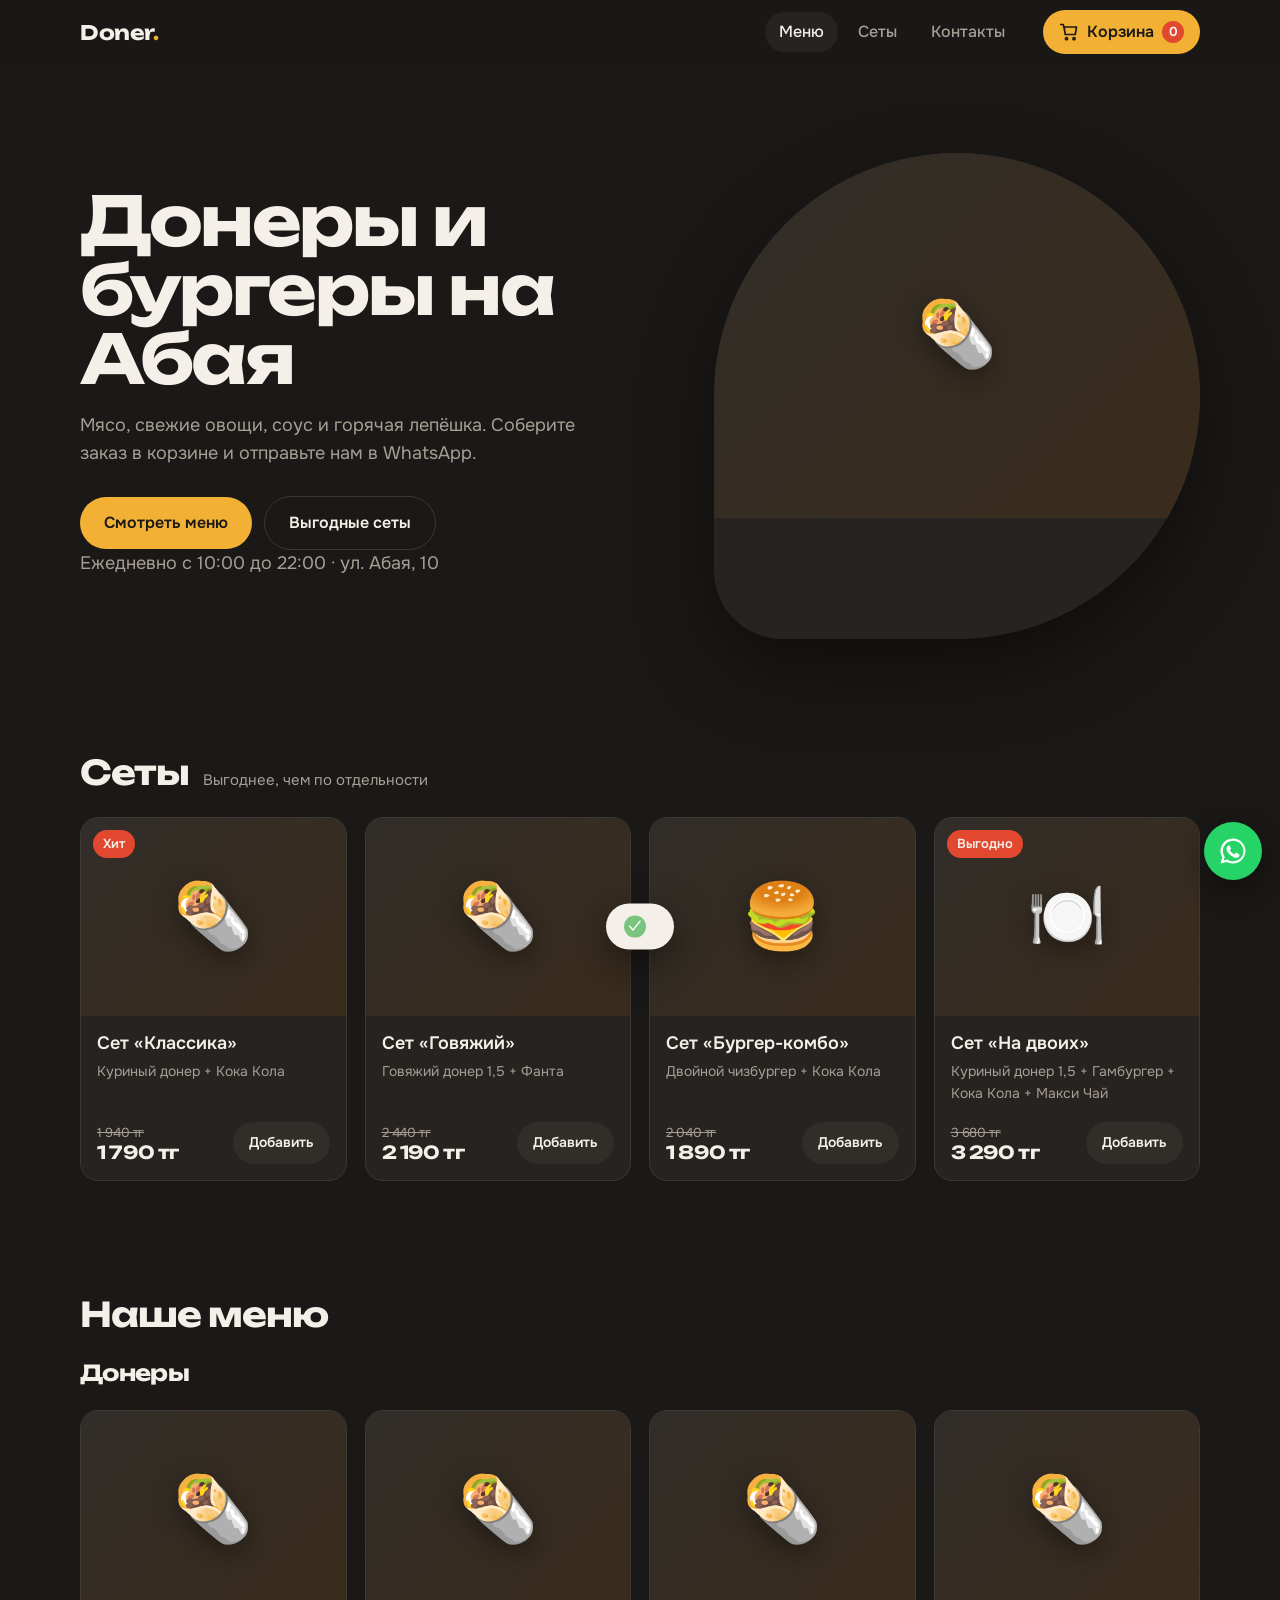
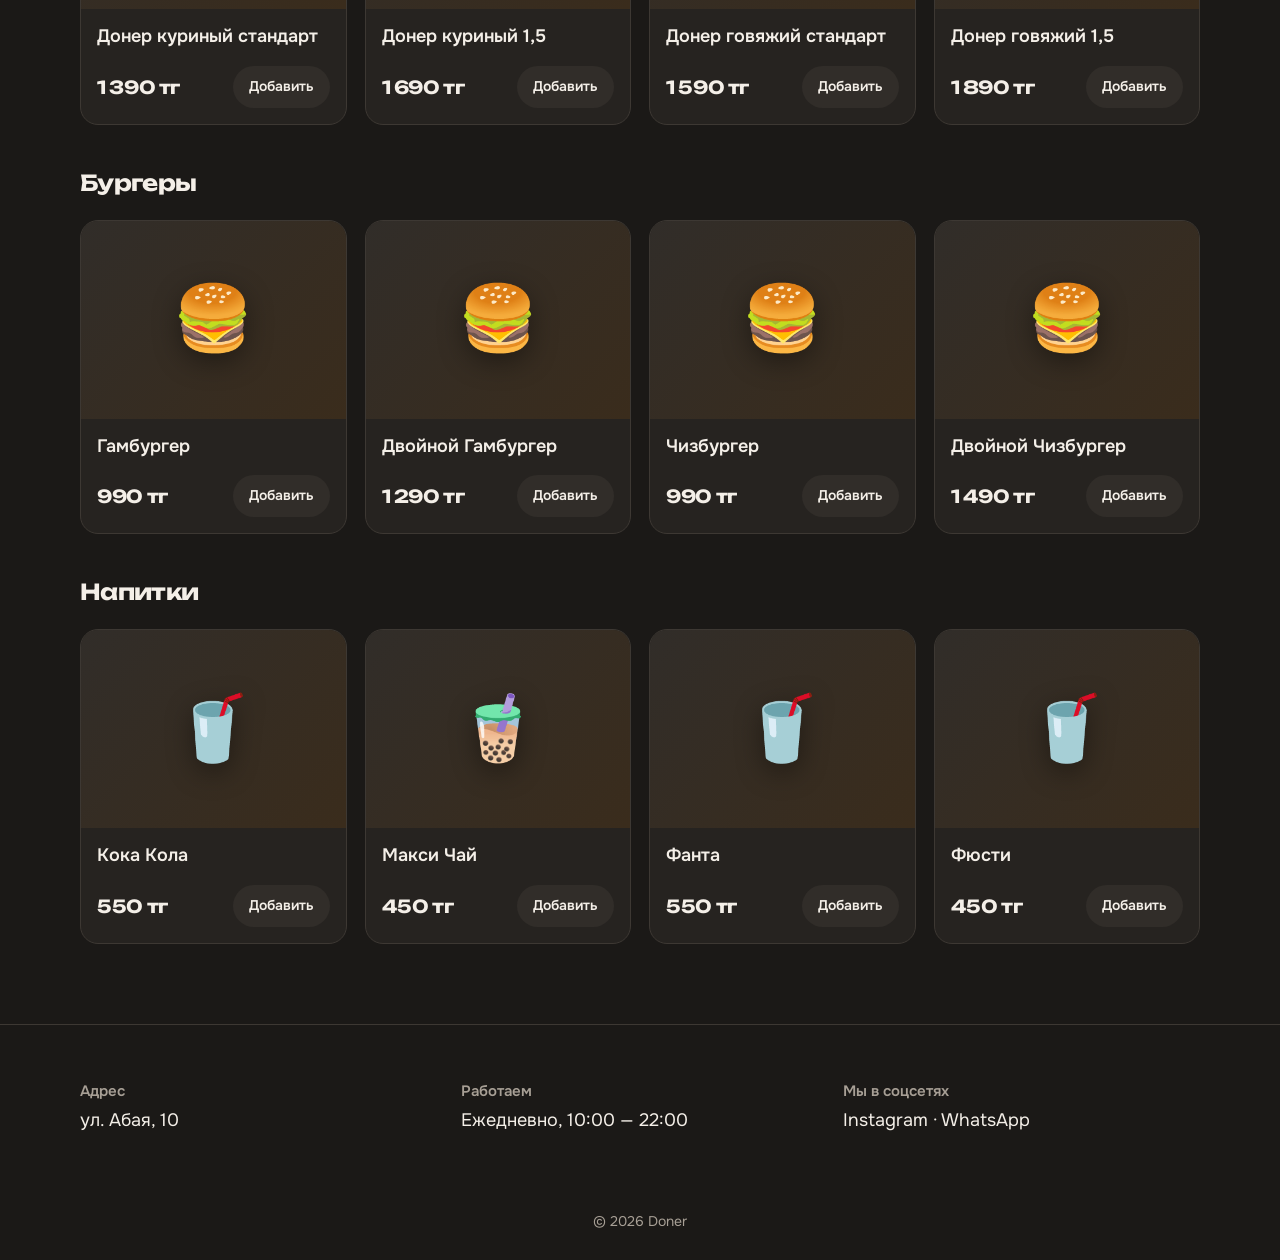
<file: index.html>
<!DOCTYPE html>
<html lang="ru">
<head>
<meta charset="UTF-8">
<meta name="viewport" content="width=device-width, initial-scale=1, viewport-fit=cover">
<title>Doner — донеры и бургеры на Абая, 10</title>
<meta name="description" content="Донеры, бургеры, сеты и напитки. Работаем с 10:00 до 22:00. Заказ через WhatsApp.">
<meta name="theme-color" content="#1b1917">
<link rel="preconnect" href="https://fonts.googleapis.com">
<link rel="preconnect" href="https://fonts.gstatic.com" crossorigin>
<link href="https://fonts.googleapis.com/css2?family=Onest:wght@400;500;600&family=Unbounded:wght@500;700&display=swap" rel="stylesheet">
<link rel="stylesheet" href="style.css">
</head>
<body>

<header class="header" id="header">
  <div class="wrap">
    <a href="#top" class="logo" aria-label="Doner — на главную">Doner<span>.</span></a>
    <nav class="nav" aria-label="Основная навигация">
      <a href="#menu">Меню</a>
      <a href="#sets">Сеты</a>
      <a href="#contacts">Контакты</a>
    </nav>
    <button class="cart-btn" id="openCart" aria-label="Открыть корзину">
      <svg viewBox="0 0 24 24" fill="none" stroke="currentColor" stroke-width="2" stroke-linecap="round" stroke-linejoin="round" aria-hidden="true"><path d="M6 6h15l-1.5 9h-12z"/><path d="M6 6 5 3H2"/><circle cx="9" cy="20" r="1.3"/><circle cx="18" cy="20" r="1.3"/></svg>
      <span class="label">Корзина</span>
      <span class="badge" id="count">0</span>
    </button>
  </div>
</header>

<main id="top">
  <section class="hero">
    <div class="wrap">
      <div>
        <h1>Донеры и бургеры на Абая</h1>
        <p>Мясо, свежие овощи, соус и горячая лепёшка. Соберите заказ в корзине и отправьте нам в WhatsApp.</p>
        <div class="hero-actions">
          <a href="#menu" class="btn btn-primary">Смотреть меню</a>
          <a href="#sets" class="btn btn-ghost">Выгодные сеты</a>
        </div>
        <p class="hero-info">Ежедневно с 10:00 до 22:00 · ул. Абая, 10</p>
      </div>
      <div class="hero-pic"><div class="ph" data-emoji="🌯"></div></div>
    </div>
  </section>

  <section id="sets"><div class="wrap">
    <h2 class="section-title">Сеты <small>Выгоднее, чем по отдельности</small></h2>
    <div class="grid sets" id="grid-sets"></div>
  </div></section>

  <section id="menu"><div class="wrap">
    <h2 class="section-title">Наше меню</h2>
    <h3 class="section-title" style="font-size:22px">Донеры</h3>
    <div class="grid" id="grid-doner"></div>
    <h3 class="section-title" style="font-size:22px;margin-top:44px">Бургеры</h3>
    <div class="grid" id="grid-burger"></div>
    <h3 class="section-title" style="font-size:22px;margin-top:44px">Напитки</h3>
    <div class="grid" id="grid-drink"></div>
  </div></section>
</main>

<footer>
  <section class="contacts" id="contacts"><div class="wrap">
    <div><h4>Адрес</h4><p>ул. Абая, 10</p></div>
    <div><h4>Работаем</h4><p>Ежедневно, 10:00 — 22:00</p></div>
    <div><h4>Мы в соцсетях</h4><p><a href="#" target="_blank" rel="noopener">Instagram</a> · <a href="https://wa.me/77000000000" target="_blank" rel="noopener">WhatsApp</a></p></div>
  </div></section>
  <div class="footer">© 2026 Doner</div>
</footer>

<nav class="mobile-nav" aria-label="Быстрая навигация">
  <a href="#menu">Меню</a><a href="#sets">Сеты</a><a href="#contacts">Контакты</a>
</nav>

<a class="wa" href="https://wa.me/77000000000" target="_blank" rel="noopener" aria-label="Написать в WhatsApp">
  <svg viewBox="0 0 24 24" aria-hidden="true"><path d="M12 2a10 10 0 0 0-8.6 15.1L2 22l5-1.3A10 10 0 1 0 12 2zm0 18.2c-1.5 0-2.9-.4-4.1-1.2l-.3-.2-3 .8.8-2.9-.2-.3A8.2 8.2 0 1 1 12 20.2zm4.5-6.1c-.2-.1-1.5-.7-1.7-.8-.2-.1-.4-.1-.6.1l-.8 1c-.1.2-.3.2-.5.1a6.700 6.700 0 0 1-3.300-2.900c-.2-.4.2-.4.700-1.300.1-.2 0-.3 0-.4l-.8-1.900c-.2-.5-.4-.4-.6-.4h-.5c-.2 0-.4.100-.7.300-.2.300-.9.900-.9 2.200s.9 2.500 1 2.700c.1.200 1.800 2.800 4.400 3.900 1.600.7 2.300.7 3.100.6.500-.1 1.500-.6 1.700-1.200.2-.6.200-1.100.2-1.200-.1-.2-.3-.2-.5-.3z"/></svg>
</a>

<div class="overlay" id="overlay"></div>
<aside class="drawer" id="drawer" aria-label="Корзина" aria-hidden="true">
  <div class="drawer-head"><h2>Ваш заказ</h2><button class="icon-btn" id="closeCart" aria-label="Закрыть корзину">×</button></div>
  <div class="items" id="items"></div>
  <div class="drawer-foot">
    <div class="total"><span>Итого</span><b id="total">0 тг</b></div>
    <a class="btn btn-primary" id="order" href="#" target="_blank" rel="noopener">Заказать в WhatsApp</a>
    <button class="link-btn" id="clear">Очистить корзину</button>
  </div>
</aside>
<div class="toast" id="toast" role="status" aria-live="polite"><i>✓</i><span id="toastText"></span></div>

<script src="script.js" defer></script>
</body>
</html>
</file>
<file: style.css>
/* ===== Переменные ===== */
:root{
  --bg:#1b1917; --surface:#262320; --surface-2:#312d29; --line:#3d3833;
  --text:#f4efe8; --muted:#a79f95;
  --accent:#f2b134;      /* шафран — главный акцент */
  --chili:#e2472f;       /* чили — бейджи и счётчик */
  --ok:#7bc47f;
  --radius:18px; --radius-sm:12px;
  --font-head:"Unbounded","Onest",system-ui,sans-serif;
  --font-body:"Onest",system-ui,-apple-system,"Segoe UI",sans-serif;
  --header-h:64px;
}
*,*::before,*::after{box-sizing:border-box}
html{scroll-behavior:smooth;scroll-padding-top:calc(var(--header-h) + 12px)}
body{margin:0;background:var(--bg);color:var(--text);font:400 16px/1.55 var(--font-body);-webkit-font-smoothing:antialiased}
body.lock{overflow:hidden}
img{display:block;max-width:100%}
button{font:inherit;color:inherit;cursor:pointer;border:0;background:none}
a{color:inherit;text-decoration:none}
:focus-visible{outline:2px solid var(--accent);outline-offset:3px;border-radius:6px}
.wrap{width:min(1120px,100% - 32px);margin-inline:auto}

/* ===== Шапка ===== */
.header{position:sticky;top:0;z-index:50;background:rgba(27,25,23,.82);backdrop-filter:blur(14px);-webkit-backdrop-filter:blur(14px);border-bottom:1px solid transparent;transition:border-color .25s,background .25s;padding-top:env(safe-area-inset-top,0)}
.header.scrolled{border-color:var(--line);background:rgba(27,25,23,.94)}
.header .wrap{height:var(--header-h);display:flex;align-items:center;gap:24px}
.logo{font:700 20px var(--font-head);letter-spacing:-.02em;margin-right:auto}
.logo span{color:var(--accent)}
.nav{display:flex;gap:6px}
.nav a{padding:8px 14px;border-radius:99px;color:var(--muted);font-weight:500;transition:.2s}
.nav a:hover,.nav a.active{color:var(--text);background:var(--surface)}
.cart-btn{position:relative;display:flex;align-items:center;gap:8px;padding:10px 16px;border-radius:99px;background:var(--accent);color:#1b1917;font-weight:600;transition:transform .15s}
.cart-btn:active{transform:scale(.96)}
.cart-btn svg{width:20px;height:20px}
.badge{min-width:22px;height:22px;padding:0 6px;border-radius:99px;background:var(--chili);color:#fff;font-size:13px;font-weight:600;display:grid;place-items:center}
.badge.bump{animation:bump .4s}
@keyframes bump{40%{transform:scale(1.5)}}

/* ===== Hero ===== */
.hero{padding:clamp(36px,7vw,88px) 0 clamp(28px,5vw,56px)}
.hero .wrap{display:grid;grid-template-columns:1.1fr .9fr;gap:40px;align-items:center}
.hero h1{margin:0 0 18px;font:700 clamp(34px,6vw,68px)/1.02 var(--font-head);letter-spacing:-.035em}
.hero p{margin:0 0 28px;max-width:44ch;color:var(--muted);font-size:18px}
.hero-actions{display:flex;flex-wrap:wrap;gap:12px;align-items:center}
.btn{display:inline-flex;align-items:center;justify-content:center;gap:8px;padding:14px 24px;border-radius:99px;font-weight:600;transition:.2s}
.btn-primary{background:var(--accent);color:#1b1917}
.btn-primary:hover{filter:brightness(1.08);transform:translateY(-2px)}
.btn-ghost{border:1px solid var(--line)}
.btn-ghost:hover{border-color:var(--accent);color:var(--accent)}
.hero-info{margin-top:26px;color:var(--muted);font-size:15px}
.hero-pic{position:relative;aspect-ratio:1;border-radius:50% 50% 50% 14%;overflow:hidden;background:var(--surface);box-shadow:0 30px 80px rgba(0,0,0,.45)}
.hero-pic .ph{position:absolute;inset:0}
.hero .wrap > *{animation:rise .7s both}
.hero .wrap > *:nth-child(2){animation-delay:.12s}
@keyframes rise{from{opacity:0;transform:translateY(22px)}}

/* ===== Секции и карточки ===== */
section{padding:clamp(28px,5vw,56px) 0}
.section-title{display:flex;align-items:baseline;gap:14px;margin:0 0 24px;font:700 clamp(24px,3.4vw,34px) var(--font-head);letter-spacing:-.03em}
.section-title small{font:400 15px var(--font-body);color:var(--muted);letter-spacing:0}
.grid{display:grid;grid-template-columns:repeat(auto-fill,minmax(240px,1fr));gap:18px}
.grid.sets{grid-template-columns:repeat(auto-fill,minmax(260px,1fr))}
.card{display:flex;flex-direction:column;background:var(--surface);border-radius:var(--radius);overflow:hidden;border:1px solid var(--line);transition:transform .25s,border-color .25s,box-shadow .25s}
.card:hover{transform:translateY(-4px);border-color:#5a5148;box-shadow:0 18px 40px rgba(0,0,0,.35)}
.ph{position:relative;aspect-ratio:4/3;background:linear-gradient(135deg,var(--surface-2),#3a2c1c);display:grid;place-items:center;overflow:hidden}
.ph::after{content:attr(data-emoji);font-size:64px;filter:drop-shadow(0 8px 14px rgba(0,0,0,.4))}
.ph img{position:absolute;inset:0;width:100%;height:100%;object-fit:cover;z-index:1;transition:transform .5s}
.card:hover .ph img{transform:scale(1.06)}
.tag{position:absolute;top:12px;left:12px;z-index:2;padding:4px 10px;border-radius:99px;background:var(--chili);font-size:13px;font-weight:600}
.card-body{display:flex;flex-direction:column;gap:6px;flex:1;padding:16px}
.card h3{margin:0;font-size:18px;font-weight:600;line-height:1.25}
.card .desc{margin:0;color:var(--muted);font-size:14px}
.card-foot{display:flex;align-items:center;justify-content:space-between;gap:10px;margin-top:auto;padding-top:12px}
.price{font:700 18px var(--font-head);letter-spacing:-.02em}
.price s{display:block;font:400 13px var(--font-body);color:var(--muted)}
.add{padding:10px 16px;border-radius:99px;background:var(--surface-2);font-weight:600;font-size:14px;transition:.2s}
.add:hover{background:var(--accent);color:#1b1917}
.add:active{transform:scale(.95)}
.add.done{background:var(--ok);color:#12210f}

/* ===== Контакты ===== */
.contacts{border-top:1px solid var(--line);margin-top:24px}
.contacts .wrap{display:grid;grid-template-columns:repeat(auto-fit,minmax(220px,1fr));gap:24px}
.contacts h4{margin:0 0 6px;font:600 15px var(--font-body);color:var(--muted)}
.contacts p{margin:0;font-size:18px}
.contacts a:hover{color:var(--accent)}
.footer{padding:20px 0 calc(28px + env(safe-area-inset-bottom,0));color:var(--muted);font-size:14px;text-align:center}

/* ===== Корзина (drawer) ===== */
.overlay{position:fixed;inset:0;z-index:90;background:rgba(0,0,0,.6);opacity:0;pointer-events:none;transition:opacity .3s}
.overlay.open{opacity:1;pointer-events:auto}
.drawer{position:fixed;top:0;right:0;bottom:0;z-index:100;width:min(420px,100%);display:flex;flex-direction:column;background:var(--surface);border-left:1px solid var(--line);transform:translateX(100%);transition:transform .35s cubic-bezier(.2,.8,.2,1)}
.drawer.open{transform:none}
.drawer-head{display:flex;align-items:center;justify-content:space-between;padding:18px 20px;padding-top:calc(18px + env(safe-area-inset-top,0));border-bottom:1px solid var(--line)}
.drawer-head h2{margin:0;font:700 20px var(--font-head)}
.icon-btn{width:40px;height:40px;border-radius:50%;display:grid;place-items:center;font-size:22px;transition:.2s}
.icon-btn:hover{background:var(--surface-2)}
.items{flex:1;overflow-y:auto;padding:8px 20px;overscroll-behavior:contain}
.empty{padding:48px 0;text-align:center;color:var(--muted)}
.empty b{display:block;margin-bottom:6px;color:var(--text);font-size:18px}
.item{display:grid;grid-template-columns:64px 1fr auto;gap:12px;align-items:center;padding:14px 0;border-bottom:1px solid var(--line)}
.item .ph{width:64px;height:64px;aspect-ratio:1;border-radius:var(--radius-sm)}
.item .ph::after{font-size:26px}
.item-name{font-weight:600;line-height:1.25}
.item-sum{color:var(--muted);font-size:14px}
.qty{display:flex;align-items:center;gap:4px;margin-top:6px}
.qty button{width:30px;height:30px;border-radius:50%;background:var(--surface-2);font-size:18px;line-height:1}
.qty button:hover{background:var(--accent);color:#1b1917}
.qty span{min-width:26px;text-align:center;font-weight:600}
.remove{align-self:start;width:32px;height:32px;color:var(--muted);border-radius:50%}
.remove:hover{color:var(--chili);background:var(--surface-2)}
.drawer-foot{padding:18px 20px calc(18px + env(safe-area-inset-bottom,0));border-top:1px solid var(--line);display:grid;gap:12px}
.total{display:flex;justify-content:space-between;align-items:baseline;font-size:18px}
.total b{font:700 24px var(--font-head);letter-spacing:-.02em}
.drawer-foot .btn{width:100%}
.btn[disabled]{opacity:.4;pointer-events:none}
.link-btn{color:var(--muted);font-size:14px;justify-self:center}
.link-btn:hover{color:var(--chili)}

/* ===== Уведомление ===== */
.toast{position:fixed;left:50%;bottom:calc(24px + env(safe-area-inset-bottom,0));z-index:120;display:flex;align-items:center;gap:10px;max-width:calc(100% - 32px);padding:12px 18px;border-radius:99px;background:var(--text);color:#1b1917;font-weight:500;box-shadow:0 12px 40px rgba(0,0,0,.5);transform:translate(-50%,160%);transition:transform .35s cubic-bezier(.2,.8,.2,1)}
.toast.show{transform:translate(-50%,0)}
.toast i{font-style:normal;display:grid;place-items:center;width:22px;height:22px;border-radius:50%;background:var(--ok);color:#fff;font-size:13px}

/* ===== WhatsApp ===== */
.wa{position:fixed;right:18px;bottom:calc(20px + env(safe-area-inset-bottom,0));z-index:60;width:58px;height:58px;border-radius:50%;background:#25d366;display:grid;place-items:center;box-shadow:0 10px 30px rgba(0,0,0,.45);transition:transform .2s}
.wa:hover{transform:scale(1.08)}
.wa svg{width:30px;height:30px;fill:#fff}

/* ===== Адаптив ===== */
@media (max-width:820px){
  .hero .wrap{grid-template-columns:1fr}
  .hero-pic{order:-1;max-width:320px;aspect-ratio:4/3;border-radius:var(--radius)}
}
@media (max-width:640px){
  .nav{display:none}                  /* на телефоне навигация внизу */
  .mobile-nav{display:flex}
  body{padding-bottom:64px}
  .grid,.grid.sets{grid-template-columns:1fr 1fr;gap:12px}
  .card-body{padding:12px}
  .card h3{font-size:15px}
  .card .desc{display:none}
  .card-foot{flex-direction:column;align-items:stretch}
  .add{text-align:center}
  .cart-btn .label{display:none}
  .wa{bottom:calc(78px + env(safe-area-inset-bottom,0))}
  .toast{bottom:calc(80px + env(safe-area-inset-bottom,0))}
}
.mobile-nav{display:none;position:fixed;left:0;right:0;bottom:0;z-index:55;justify-content:space-around;padding:8px 8px calc(8px + env(safe-area-inset-bottom,0));background:rgba(27,25,23,.95);backdrop-filter:blur(14px);border-top:1px solid var(--line)}
.mobile-nav a{padding:8px 16px;border-radius:99px;color:var(--muted);font-weight:500;font-size:14px}
.mobile-nav a.active{color:#1b1917;background:var(--accent)}
@media (prefers-reduced-motion:reduce){*{animation:none!important;transition:none!important;scroll-behavior:auto!important}}
</file>
